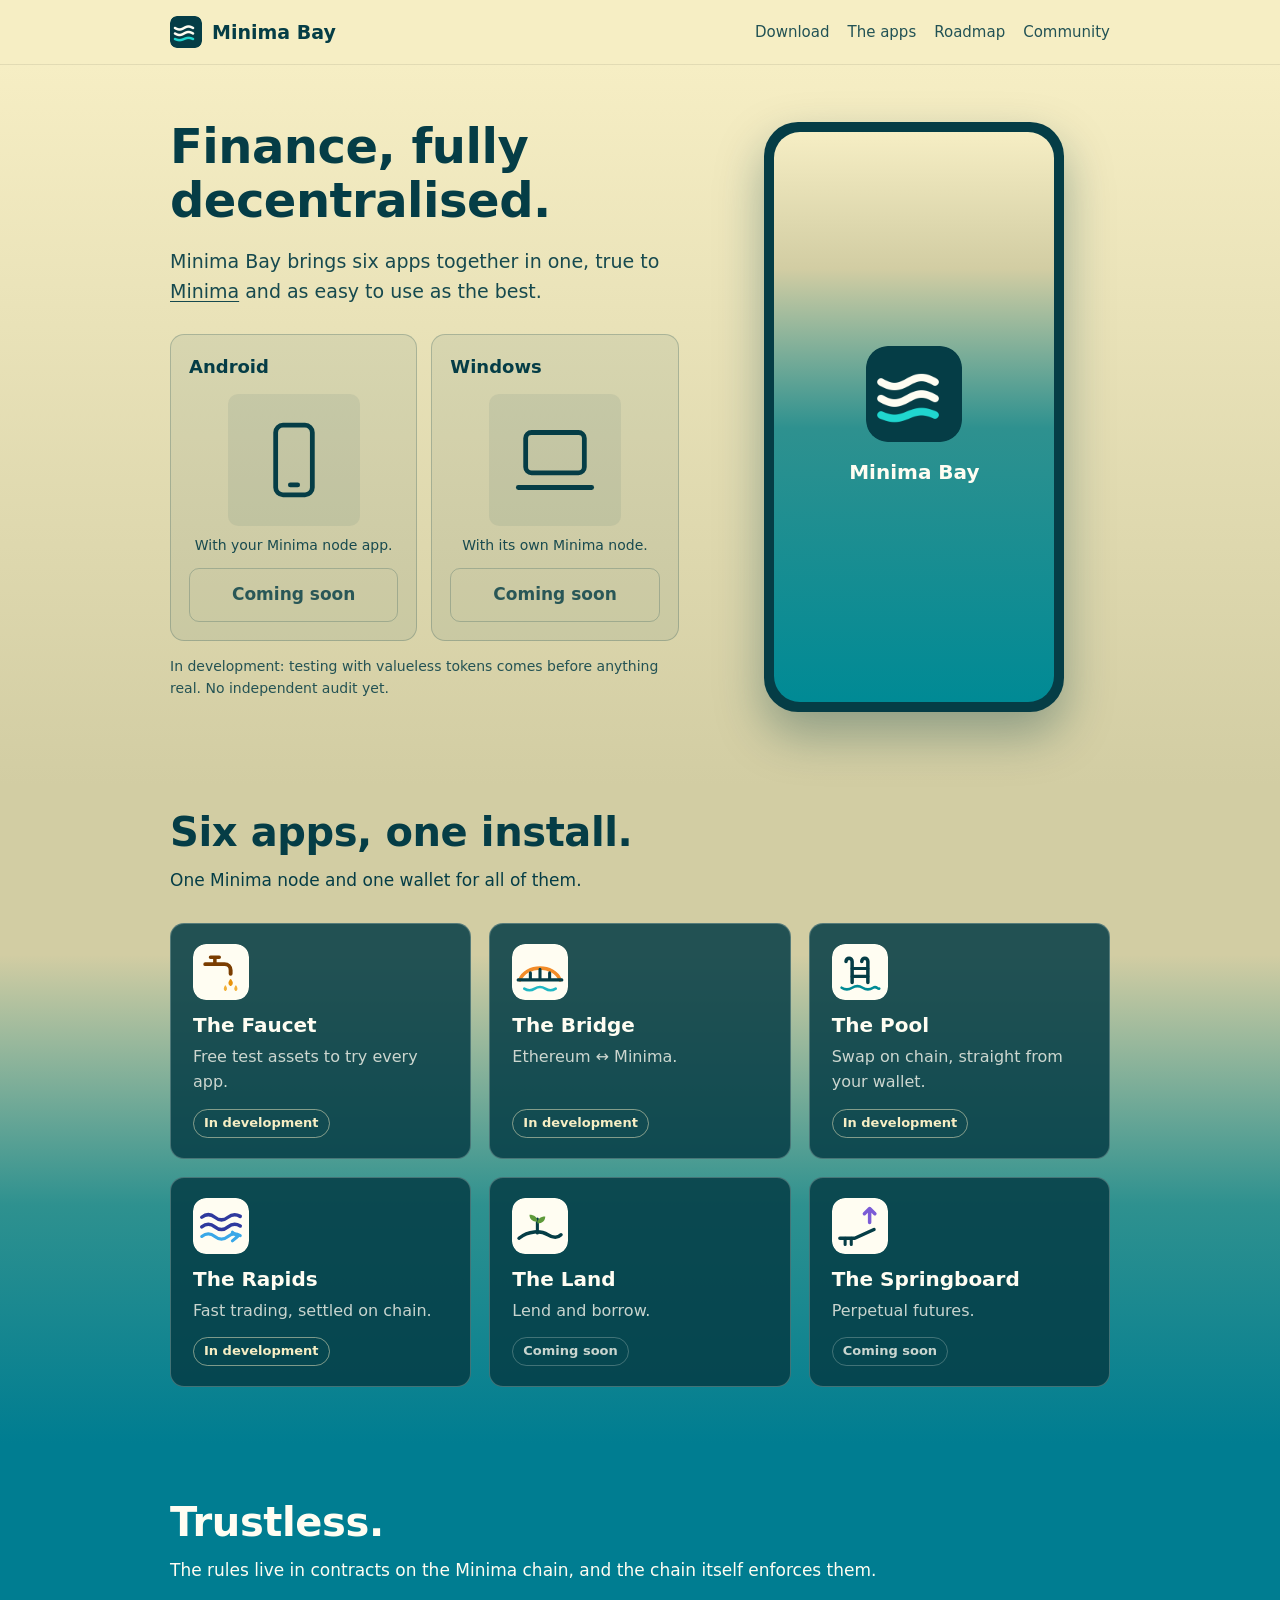
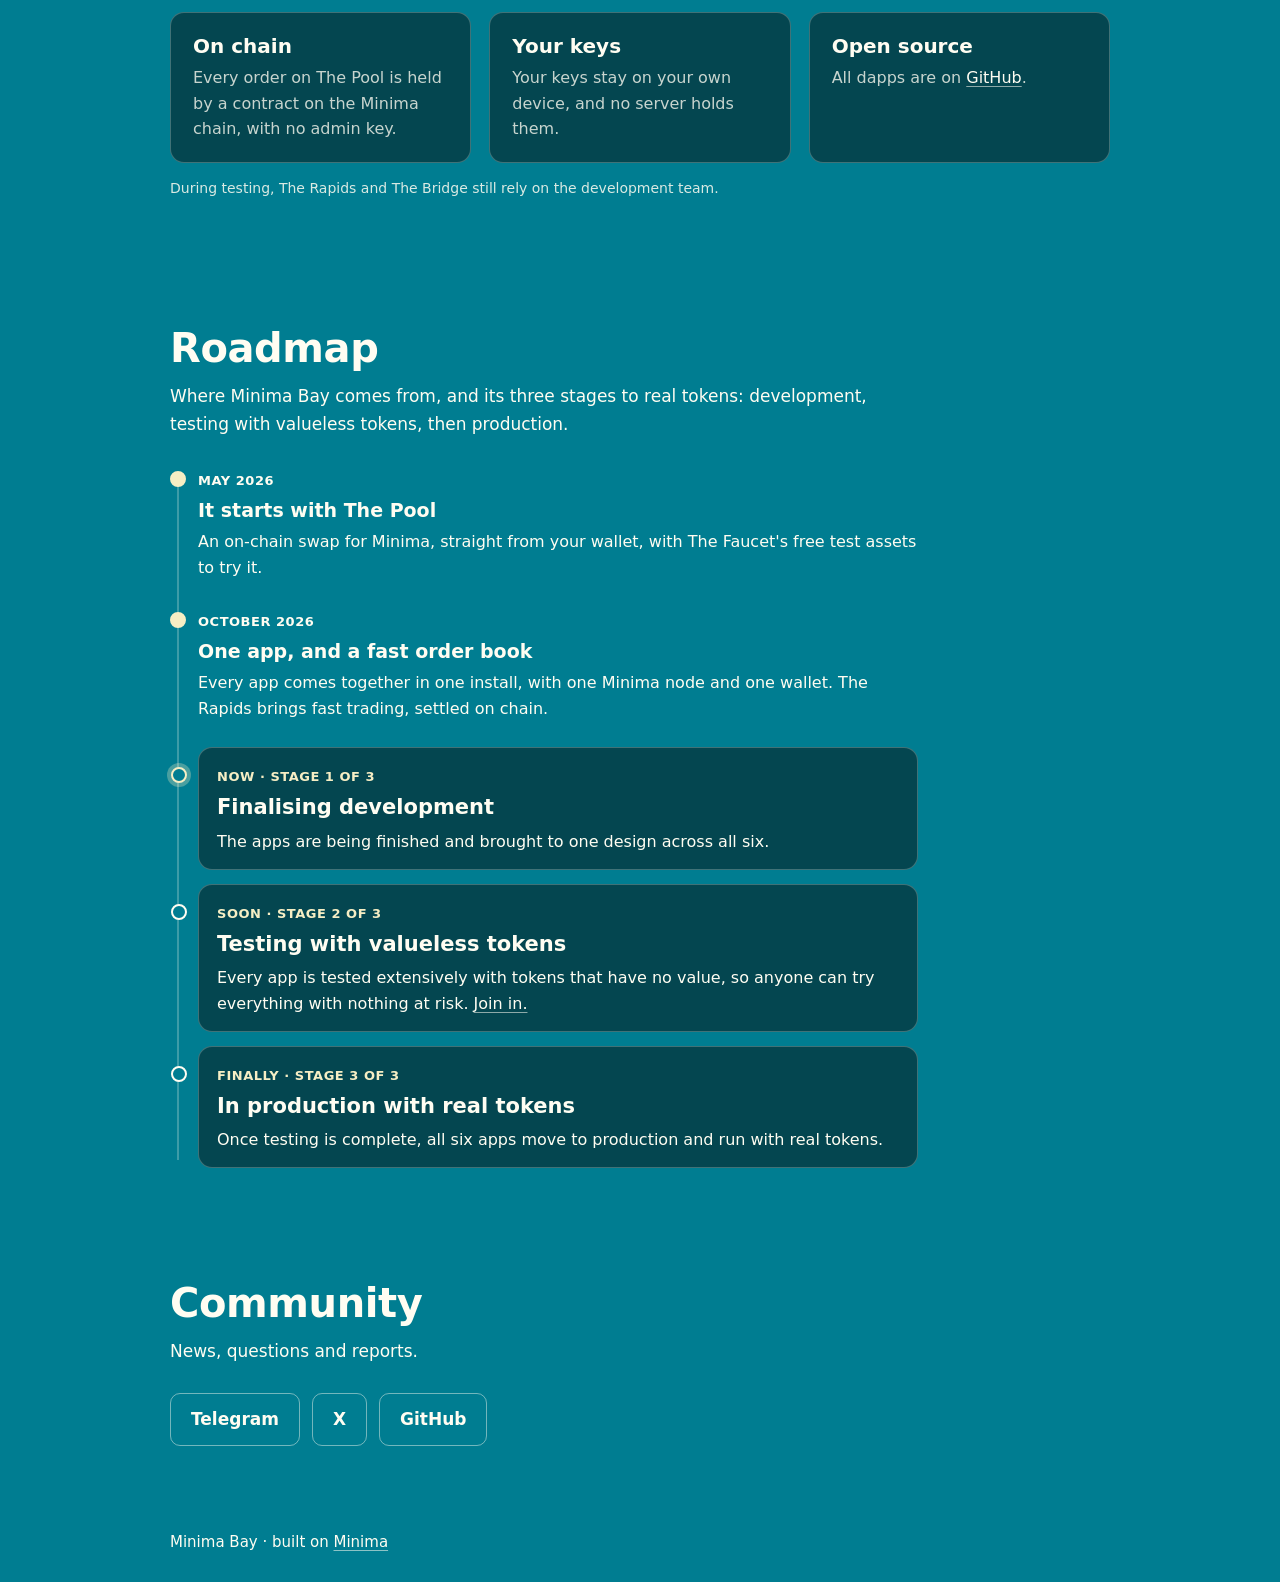
<file: index.html>
<!doctype html>
<html lang="en">
<head>
<meta charset="utf-8">
<meta name="viewport" content="width=device-width, initial-scale=1">
<title>Minima Bay: DeFi on Minima</title>
<meta name="description" content="Minima Bay: The Faucet, The Bridge, The Pool, The Rapids, The Land and The Springboard, in one app. For Android.">
<meta name="theme-color" content="#f6eec4">
<link rel="icon" href="favicon.svg" type="image/svg+xml">
<link rel="apple-touch-icon" href="minima-bay-icon-512.png">
<link rel="stylesheet" href="assets/site.css">
<meta property="og:site_name" content="Minima Bay">
<meta property="og:type" content="website">
<meta property="og:title" content="Minima Bay: DeFi on Minima">
<meta property="og:description" content="Six Minima DeFi apps in one, with your assets in your own hands.">
<meta property="og:url" content="https://minimabay.org/">
<meta property="og:image" content="https://minimabay.org/assets/the-bay-banner-1500x500.png">
<meta name="twitter:card" content="summary_large_image">
<meta name="twitter:site" content="@MinimaBay">
</head>
<body>

<header class="bar">
  <div class="wrap">
    <a class="brand" href="./"><img src="minima-bay-icon-512.png" alt="">Minima Bay</a>
    <nav aria-label="On this page">
      <a href="#download">Download</a>
      <a href="#apps">The apps</a>
      <a href="#roadmap">Roadmap</a>
      <a href="#community">Community</a>
    </nav>
  </div>
</header>

<div class="hero">
  <div class="wrap">
    <div>
      <h1>Finance, fully decentralised.</h1>
      <p class="lead">Minima Bay brings six apps together in one, true to <a class="onground" href="https://minima.global">Minima</a> and as easy to use as the best.</p>
      <div class="choices" id="download">
        <div class="choice waiting" id="android-card">
          <h3>Android</h3>
          <div class="pc until-release">
            <svg viewBox="0 0 24 24" aria-hidden="true"><rect x="7" y="2.5" width="10" height="19" rx="2"/><path d="M11 18.8h2"/></svg>
            <p>With your Minima node app.</p>
          </div>
          <div class="scan">
            <img src="assets/android-qr.png" alt="A code to scan with an Android phone: it downloads Minima Bay">
            <p>Scan with your phone's camera.</p>
          </div>
          <p class="or">or</p>
          <a class="button soon" id="get-android" aria-disabled="true">Coming soon</a>
        </div>
        <div class="choice">
          <h3>Windows</h3>
          <div class="pc">
            <svg viewBox="0 0 24 24" aria-hidden="true"><rect x="4" y="4.5" width="16" height="11" rx="1.6"/><path d="M2 19.5h20"/></svg>
            <p>With its own Minima node.</p>
          </div>
          <span class="button soon" aria-disabled="true">Coming soon</span>
        </div>
      </div>
      <p class="small" id="which" hidden><a class="onground" href="https://github.com/minima-bay/the-bay/releases"></a></p>
      <p class="small">In development: testing with valueless tokens comes before anything real. No independent audit yet.</p>
    </div>
    <figure class="phone">
      <div class="screen" role="img" aria-label="Minima Bay">
        <img src="minima-bay-icon-512.png" alt="">
        <span>Minima Bay</span>
      </div>
    </figure>
  </div>
</div>

<main>

<section id="apps">
  <div class="wrap">
    <h2>Six apps, one install.</h2>
    <p class="sub">One Minima node and one wallet for all of them.</p>
    <div class="grid">
      <div class="card app"><img src="assets/apps/faucet.svg" alt=""><h3>The Faucet</h3><p>Free test assets to try every app.</p><span class="status live">In development</span></div>
      <div class="card app"><img src="assets/apps/bridge.svg" alt=""><h3>The Bridge</h3><p>Ethereum &harr; Minima.</p><span class="status live">In development</span></div>
      <div class="card app"><img src="assets/apps/pool.svg" alt=""><h3>The Pool</h3><p>Swap on chain, straight from your wallet.</p><span class="status live">In development</span></div>
      <div class="card app"><img src="assets/apps/rapids.svg" alt=""><h3>The Rapids</h3><p>Fast trading, settled on chain.</p><span class="status live">In development</span></div>
      <div class="card app"><img src="assets/apps/land.svg" alt=""><h3>The Land</h3><p>Lend and borrow.</p><span class="status">Coming soon</span></div>
      <div class="card app"><img src="assets/apps/springboard.svg" alt=""><h3>The Springboard</h3><p>Perpetual futures.</p><span class="status">Coming soon</span></div>
    </div>
  </div>
</section>

<section id="trustless">
  <div class="wrap">
    <h2>Trustless.</h2>
    <p class="sub">The rules live in contracts on the Minima chain, and the chain itself enforces them.</p>
    <div class="grid claims">
      <div class="card"><h3>On chain</h3><p>Every order on The Pool is held by a contract on the Minima chain, with no admin key.</p></div>
      <div class="card"><h3>Your keys</h3><p>Your keys stay on your own device, and no server holds them.</p></div>
      <div class="card"><h3>Open source</h3><p>All dapps are on <a href="https://github.com/minima-bay">GitHub</a>.</p></div>
    </div>
    <p class="small">During testing, The Rapids and The Bridge still rely on the development team.</p>
  </div>
</section>

<section id="roadmap">
  <div class="wrap">
    <h2>Roadmap</h2>
    <p class="sub">Where Minima Bay comes from, and its three stages to real tokens: development, testing with valueless tokens, then production.</p>
    <ol class="road">
      <li class="done">
        <span class="when">May 2026</span>
        <h3>It starts with The Pool</h3>
        <p>An on-chain swap for Minima, straight from your wallet, with The Faucet's free test assets to try it.</p>
      </li>
      <li class="done">
        <span class="when">October 2026</span>
        <h3>One app, and a fast order book</h3>
        <p>Every app comes together in one install, with one Minima node and one wallet. The Rapids brings fast trading, settled on chain.</p>
      </li>
      <li class="now stage">
        <span class="when">Now &middot; Stage 1 of 3</span>
        <h3>Finalising development</h3>
        <p>The apps are being finished and brought to one design across all six.</p>
      </li>
      <li class="stage">
        <span class="when">Soon &middot; Stage 2 of 3</span>
        <h3>Testing with valueless tokens</h3>
        <p>Every app is tested extensively with tokens that have no value, so anyone can try everything with nothing at risk. <a href="#community">Join in.</a></p>
      </li>
      <li class="stage">
        <span class="when">Finally &middot; Stage 3 of 3</span>
        <h3>In production with real tokens</h3>
        <p>Once testing is complete, all six apps move to production and run with real tokens.</p>
      </li>
    </ol>
  </div>
</section>

<section id="community">
  <div class="wrap">
    <h2>Community</h2>
    <p class="sub">News, questions and reports.</p>
    <div class="links">
      <a class="button" href="https://t.me/MinimaBay" rel="noreferrer">Telegram</a>
      <a class="button" href="https://x.com/MinimaBay" rel="noreferrer">X</a>
      <a class="button" href="https://github.com/minima-bay" rel="noreferrer">GitHub</a>
    </div>
  </div>
</section>

</main>

<footer>
  <div class="wrap">
    <span>Minima Bay &middot; built on <a href="https://minima.global">Minima</a></span>
  </div>
</footer>

<script>
  // Android says "Coming soon" until a release on GitHub has an Android file. From then on the code shows, the button
  // goes straight to the newest file, and the line under the cards says which version.
  fetch("https://api.github.com/repos/minima-bay/the-bay/releases?per_page=10")
    .then(function (r) { return r.json(); })
    .then(function (releases) {
      for (var i = 0; i < releases.length; i++) {
        if (releases[i].draft || releases[i].prerelease) continue;
        var file = (releases[i].assets || []).filter(function (a) { return /^(MinimaBay|TheBay)[-_]v?[0-9.]+\.apk$/.test(a.name); })[0];
        if (!file) continue;
        var button = document.getElementById("get-android");
        button.href = file.browser_download_url;
        button.textContent = "Download for Android";
        button.classList.remove("soon");
        button.removeAttribute("aria-disabled");
        document.getElementById("android-card").classList.remove("waiting");
        var line = document.getElementById("which"), link = line.querySelector("a");
        line.textContent = "Version " + releases[i].tag_name.replace(/^v/, "") + " · ";
        link.textContent = "all releases on GitHub";
        line.appendChild(link);
        line.hidden = false;
        return;
      }
    })
    .catch(function () {});
</script>
<script src="assets/header.js"></script>
</body>
</html>
</file>
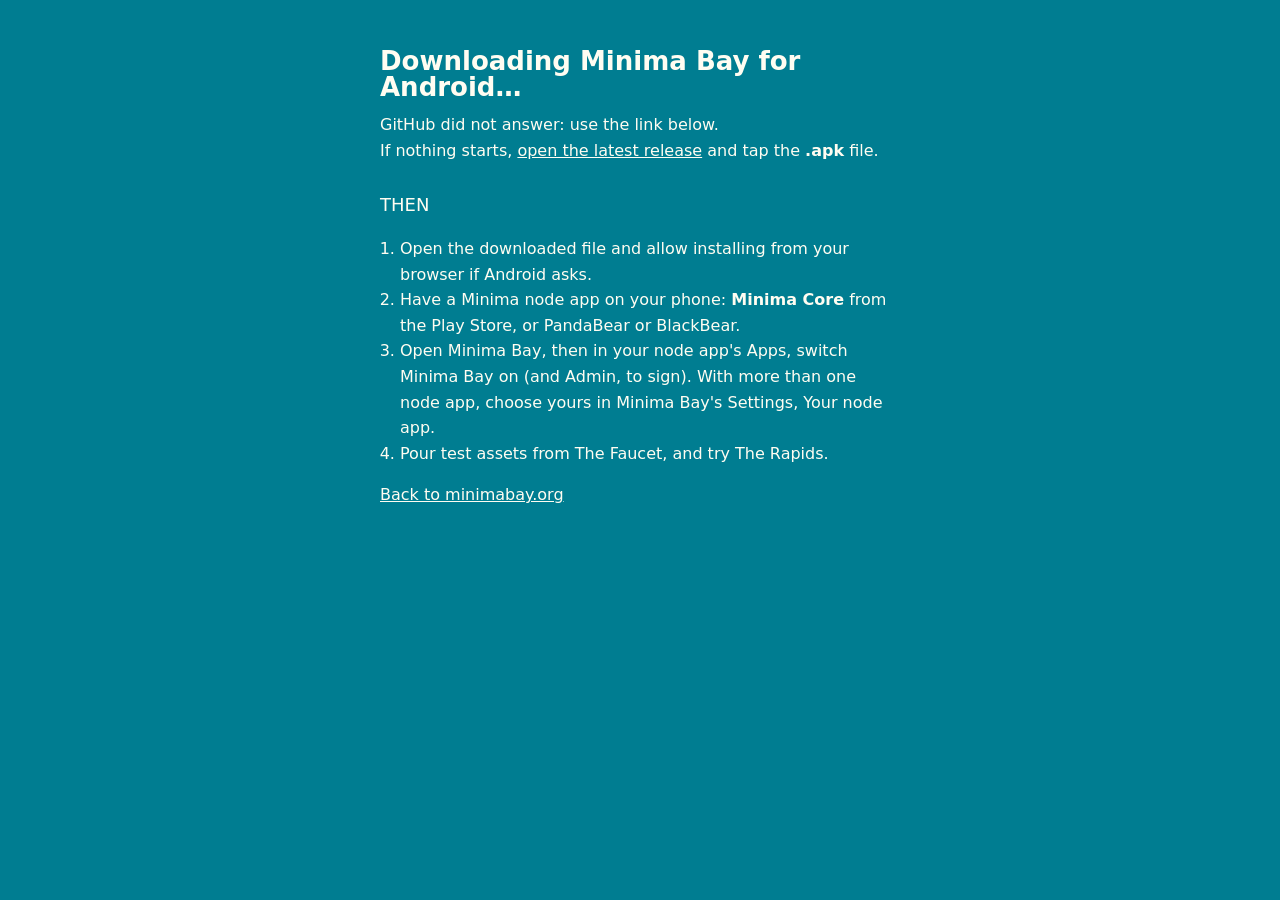
<file: android/index.html>
<!doctype html>
<html lang="en">
  <head>
    <meta charset="utf-8">
    <meta name="viewport" content="width=device-width, initial-scale=1">
    <title>Download Minima Bay for Android</title>
    <meta name="description" content="Download Minima Bay for Android: every Minima DeFi app in one app, on your own node.">
    <meta property="og:site_name" content="Minima Bay">
    <meta property="og:type" content="website">
    <meta property="og:title" content="Download Minima Bay for Android">
    <meta property="og:description" content="Download Minima Bay for Android: every Minima DeFi app in one app, on your own node.">
    <meta property="og:url" content="https://minimabay.org/android/">
    <meta property="og:image" content="https://minimabay.org/minima-bay-icon-512.png">
    <meta name="twitter:card" content="summary">
    <meta name="twitter:site" content="@MinimaBay">
    <meta name="twitter:creator" content="@MinimaBay">
    <link rel="icon" href="../favicon.svg" type="image/svg+xml">
    <link rel="stylesheet" href="../styles.css">
    <style>
      .dl { max-width: 560px; margin: 0 auto; padding: 48px 20px; color: var(--text); font-size: 16px; line-height: 1.6; }
      .dl h1 { font-size: 26px; margin: 0 0 12px; }
      .dl a { color: var(--text); }
      .dl ol { padding-left: 20px; }
    </style>
  </head>
  <body style="background:#007d91">
    <main class="dl">
      <h1>Downloading Minima Bay for Android&hellip;</h1>
      <p id="say">Finding the newest release.</p>
      <p>If nothing starts, <a id="fallback" href="https://github.com/minima-bay/the-bay/releases/latest">open the latest release</a> and tap the <b>.apk</b> file.</p>
      <h2 style="font-size:18px;margin-top:28px">Then</h2>
      <ol>
        <li>Open the downloaded file and allow installing from your browser if Android asks.</li>
        <li>Have a Minima node app on your phone: <b>Minima Core</b> from the Play Store, or PandaBear or BlackBear.</li>
        <li>Open Minima Bay, then in your node app's Apps, switch Minima Bay on (and Admin, to sign). With more than one node
          app, choose yours in Minima Bay's Settings, Your node app.</li>
        <li>Pour test assets from The Faucet, and try The Rapids.</li>
      </ol>
      <p><a href="../">Back to minimabay.org</a></p>
    </main>
    <script>
      /* The newest release's Android file, by its versioned name (MinimaBay-0.0.12.0xx.apk; TheBay-... before the name changed), from GitHub Releases; the
         download starts at once (as Mininotes' page does). */
      fetch("https://api.github.com/repos/minima-bay/the-bay/releases?per_page=10").then(function (r) { return r.json(); }).then(function (rs) {
        for (var i = 0; i < rs.length; i++) {
          if (rs[i].draft) continue;
          var f = (rs[i].assets || []).filter(function (a) { return /^(MinimaBay|TheBay)-[0-9.]+\.apk$/.test(a.name); })[0];
          if (f) {
            document.getElementById("say").textContent = "Minima Bay " + rs[i].tag_name.replace(/^v/, "") + ": the download starts now.";
            document.getElementById("fallback").href = f.browser_download_url;
            location.replace(f.browser_download_url);
            return;
          }
        }
        document.getElementById("say").textContent = "No Android release is published yet.";
      }, function () { document.getElementById("say").textContent = "GitHub did not answer: use the link below."; });
    </script>
  </body>
</html>
</file>
<file: assets/site.css>
/* Minima Bay, the site. No fonts or scripts from elsewhere: the system's own type. */
:root {
  /* The app's shore, top to foot: sand, sea, ocean. */
  --sand: #f6eec4;
  --sand-lo: #d2cda3;
  --sea: #2e918f;
  --ground: #007d91;
  --bay-ink: #053d46;
  --on-ground: #fffdf2;
  --card: rgba(5,61,70,.86);
  --ink: #fffdf2;
  --quiet: rgba(255,253,242,.78);
  --line: rgba(255,253,242,.24);
  --radius: 14px;
  color-scheme: light;
}
/* On the sand: dark words and a light veil for the cards. */
.bar, .hero { --on-ground: #053d46; --quiet: rgba(5,61,70,.82); --line: rgba(5,61,70,.22); --card: rgba(5,61,70,.07); }

* { box-sizing: border-box; }
html { -webkit-text-size-adjust: 100%; }
body {
  margin: 0;
  background: var(--ground);
  color: var(--ink);
  font: 17px/1.6 system-ui, -apple-system, "Segoe UI", Roboto, "Helvetica Neue", Arial, sans-serif;
}
a { color: var(--on-ground); text-underline-offset: 3px; text-decoration-color: rgba(255,253,242,.55); }
a:hover { text-decoration-thickness: 2px; }
img { max-width: 100%; }
.wrap { max-width: 980px; margin: 0 auto; padding: 0 20px; }

/* The bar: out of the way while reading down, back at the first move up (assets/header.js). */
.bar { background: var(--sand); color: var(--on-ground); }
header.bar { position: sticky; top: 0; z-index: 20; transition: transform .25s ease; box-shadow: 0 1px 0 rgba(0,0,0,.08); }
header.bar.away { transform: translateY(-100%); }
@media (prefers-reduced-motion: reduce) { header.bar { transition: none; } }
[id] { scroll-margin-top: 76px; }
.bar .wrap { display: flex; align-items: center; justify-content: space-between; gap: 16px; min-height: 64px; flex-wrap: wrap; }
.brand { display: flex; align-items: center; gap: 10px; color: var(--on-ground); text-decoration: none; font-weight: 700; font-size: 19px; }
.brand img { width: 32px; height: 32px; border-radius: 7px; }
.bar nav { display: flex; gap: 18px; flex-wrap: wrap; }
.bar nav a { color: var(--on-ground); text-decoration: none; opacity: .88; font-size: 15px; }
.bar nav a:hover { opacity: 1; text-decoration: underline; }

/* The first thing seen */
.hero { padding: 56px 0 72px; background: linear-gradient(180deg, var(--sand), var(--sand-lo)); color: var(--on-ground); }
.hero .wrap { display: grid; grid-template-columns: 1.3fr 1fr; gap: 40px; align-items: center; }
.hero h1 { font-size: clamp(32px, 5vw, 48px); line-height: 1.12; margin: 0 0 18px; letter-spacing: -0.5px; }
.hero p.lead { font-size: 19px; margin: 0 0 28px; opacity: .92; max-width: 34em; }
.button {
  display: inline-block; padding: 12px 20px; border-radius: 10px; font-weight: 600; text-decoration: none;
  background: var(--sand); color: var(--ground); border: 1px solid transparent;
}
.button:hover { background: #fff; text-decoration: none; }
.hero .button { background: var(--bay-ink); color: #fffdf2; }
.hero .button:hover { background: #0f5b4a; }
.hero .button.soon, .hero .button.soon:hover { background: transparent; color: var(--quiet); border-color: var(--line); }
.small { font-size: 14px; opacity: .85; margin-top: 14px; }
a.onground { color: var(--on-ground); text-decoration: underline; text-decoration-color: currentColor; }

/* The phone. The animation replaces .screen, at the same size, once the design is settled:
   <video ... style="display:block;width:100%;aspect-ratio:540/1100;border-radius:26px">. */
.phone { margin: 0 auto; width: min(300px, 78vw); padding: 10px; background: var(--bay-ink); border-radius: 34px;
  box-shadow: 0 22px 48px rgba(5,61,70,.35); }
.screen { display: flex; flex-direction: column; align-items: center; justify-content: center; gap: 14px; width: 100%;
  aspect-ratio: 540 / 1100; border-radius: 26px; background: linear-gradient(180deg, #f6eec4 0%, #d2cda3 24%, #2e918f 52%, #008a95 100%); color: #fffdf2; }
.screen img { width: 96px; height: 96px; border-radius: 22px; }
.screen span { font-weight: 700; font-size: 20px; }

/* Sections */
section { padding: 56px 0; }
h2 { font-size: clamp(28px, 4vw, 40px); line-height: 1.15; margin: 0 0 12px; letter-spacing: -0.4px; }
.sub { color: var(--on-ground); margin: 0 0 28px; max-width: 42em; }
/* The shore's middle: its title still on the sand, its cards going down into the sea. */
#apps { padding-top: 24px; background: linear-gradient(180deg, var(--sand-lo) 0, var(--sand-lo) 170px, var(--sea) 420px, var(--ground) 100%); }
#apps h2, #apps .sub { color: var(--bay-ink); }
.grid { display: grid; grid-template-columns: repeat(3, 1fr); gap: 18px; }
.card { background: var(--card); border: 1px solid var(--line); border-radius: var(--radius); padding: 20px 22px; }
.card h3 { margin: 0 0 6px; font-size: 20px; line-height: 1.3; }
.card p { margin: 0; color: var(--quiet); font-size: 16px; }

/* The six apps: the app's own icon, its name, one line, where it stands. */
.app { display: flex; flex-direction: column; align-items: flex-start; }
.app img { width: 56px; height: 56px; border-radius: 13px; margin-bottom: 12px; }
.app p { flex: 1; }
.status { margin-top: 14px; font-size: 13px; font-weight: 600; padding: 3px 10px; border-radius: 999px; border: 1px solid var(--line); color: var(--quiet); }
.status.live { color: var(--sand); border-color: rgba(246,238,196,.5); }

.links { display: flex; gap: 12px; flex-wrap: wrap; }
.links .button { background: transparent; color: var(--on-ground); border-color: rgba(255,253,242,.45); }
.links .button:hover { background: rgba(255,253,242,.08); border-color: var(--on-ground); }

footer { padding: 28px 0; font-size: 15px; }
footer .wrap { display: flex; justify-content: space-between; gap: 16px; flex-wrap: wrap; }

/* Two download cards of one size. Android's square is its code, Windows's a drawn laptop. */
.choices { display: grid; grid-template-columns: 1fr 1fr; gap: 14px; max-width: 520px; }
.choice { display: flex; flex-direction: column; gap: 12px; background: var(--card); border: 1px solid var(--line);
  border-radius: var(--radius); padding: 18px; }
.choice h3 { margin: 0; font-size: 18px; }
.choice .button { margin-top: auto; text-align: center; }
.or { margin: -4px 0; font-size: 14px; opacity: .75; text-align: center; display: none; }

/* The code and the laptop are shown only where there is a mouse; on a phone the button is the way. */
.scan, .pc { display: none; flex-direction: column; align-items: center; gap: 8px; }
.scan img { width: 132px; height: 132px; background: #fff; padding: 8px; border-radius: 10px; }
.scan p, .pc p { margin: 0; font-size: 14px; opacity: .9; text-align: center; }
.pc svg { width: 132px; height: 132px; padding: 22px; border-radius: 10px; background: var(--card);
  fill: none; stroke: var(--on-ground); stroke-width: 1.3; stroke-linecap: round; stroke-linejoin: round; }
@media (hover: hover) and (pointer: fine) { .scan, .pc { display: flex; } .or { display: block; } }

/* Until a release exists, Android's card matches Windows's: a drawn phone in place of the code. */
.waiting .scan, .waiting .or, .choice:not(.waiting) .until-release { display: none; }

/* The roadmap, as on mininotes.org: a line down the left, a dot for each step. Done is filled, now is ringed, ahead is hollow. */
.road { list-style: none; margin: 0; padding: 0 0 0 28px; position: relative; max-width: 44em; }
.road::before { content: ""; position: absolute; left: 7px; top: 8px; bottom: 8px; width: 2px; background: var(--line); }
.road li { position: relative; padding: 0 0 26px; }
.road li:last-child { padding-bottom: 0; }
.road li::before { content: ""; position: absolute; left: -28px; top: 5px; width: 12px; height: 12px; border-radius: 50%;
  background: var(--ground); border: 2px solid var(--on-ground); }
.road li.done::before { background: var(--sand); border-color: var(--sand); }
.road li.now::before { background: var(--ground); border-color: var(--sand); box-shadow: 0 0 0 4px rgba(246,238,196,.3); }
.road .when { font-size: 13px; font-weight: 700; letter-spacing: .04em; text-transform: uppercase; }
.road h3 { margin: 2px 0 4px; font-size: 19px; }
.road p { margin: 0; font-size: 16px; }
/* The three stages to real tokens, each on its own card, set apart from the history above them. */
.road li.stage { background: var(--card); border: 1px solid var(--line); border-radius: var(--radius); padding: 14px 18px; margin-bottom: 14px; }
.road li.stage:last-child { margin-bottom: 0; }
.road li.stage::before { top: 19px; }
.road li.stage .when { color: var(--sand); }
.road li.stage h3 { font-size: 21px; }

/* A table of pages. */
.oldpages { width: 100%; border-collapse: collapse; font-size: 15px; }
.oldpages th, .oldpages td { text-align: left; vertical-align: top; padding: 10px 12px 10px 0; border-bottom: 1px solid var(--line); }
.oldpages th { font-weight: 600; }
.scroll { overflow-x: auto; }

@media (max-width: 760px) {
  .hero { padding: 36px 0 48px; }
  .hero .wrap { grid-template-columns: 1fr; row-gap: 0; }
  /* On a phone, the app first and the downloads under it, as on mininotes.org. */
  .hero .wrap > div { display: contents; }
  .hero figure.phone { order: 1; margin: 4px auto 32px; }
  .hero .choices, .hero p.small { order: 2; }
  .grid { grid-template-columns: repeat(2, 1fr); gap: 12px; }
  .grid.claims { grid-template-columns: 1fr; }
  .card { padding: 16px; }
  .bar nav { gap: 14px; }
}
@media (max-width: 420px) { .choices { grid-template-columns: 1fr; } }
</file>
<file: styles.css>
:root {
  color-scheme: light;
  --bg: #d7d5b9;
  --surface: rgba(8, 93, 101, 0.5);
  --surface-deep: rgba(5, 61, 70, 0.72);
  /* Raised from 0.38. The cards are what text sits on, and at 0.38 the gradient behind them showed
     through strongly enough that each letter had a different backdrop. Glass still looks like glass
     at this weight, and the type now has something steady underneath it. */
  --surface-mid: rgba(0, 88, 97, 0.58);
  --surface-soft: rgba(255, 253, 242, 0.12);
  --surface-faint: rgba(255, 253, 242, 0.07);
  --text: #fffdf2;
  /* Raised from 0.76. Every secondary line on the page uses this, and at 0.76 over the gradient the
     subtitles under each card sat close to the background rather than on it, which reads as soft
     focus rather than as hierarchy. Contrast is what makes small text look sharp. */
  --muted: rgba(255, 253, 242, 0.92);
  --line: rgba(255, 253, 242, 0.22);
  --accent: #fffdf2;
  --cyan: #20d6cf;
  --ink: #053d46;
  --danger: #ffe08a;
  --caution: #ffbd59;
  --bridge: #f28c28;
  --section-gap: 22px;
}

* { box-sizing: border-box; }

html, body {
  width: 100%;
  max-width: 100%;
  overflow-x: hidden;
}

body {
  min-height: 100vh;
  margin: 0;
  background: var(--bg);
  color: var(--text);
  /* THE SAME TYPE AS THE APP, RENDERED THE SAME WAY.
   *
   * This was Arial, Helvetica, which is not what The Pool uses and is the blurrier of the two at
   * small sizes on a gradient. Matched to the app's --sans, and given the two hints that decide
   * whether type looks crisp or soft on a coloured backdrop: subpixel smoothing off, so glyph edges
   * are not tinted by whatever happens to be behind them, and legibility-first rendering. */
  font-family: Inter, system-ui, -apple-system, "Segoe UI", Roboto, sans-serif;
  -webkit-font-smoothing: antialiased;
  -moz-osx-font-smoothing: grayscale;
  text-rendering: optimizeLegibility;
  overflow-x: hidden;
}

h1, h2, h3, p { margin: 0; }

/* ── Scene ── */

.scene {
  position: fixed;
  inset: 0;
  z-index: -2;
  overflow: hidden;
  background: linear-gradient(180deg, rgba(246,238,196,0.95) 0%, rgba(210,205,163,0.95) 22%, rgba(46,145,143,0.95) 42%, #008a95 100%);
}

.horizon {
  position: absolute;
  inset: 0 0 auto;
  height: 42vh;
  /* HEADLANDS IN THE POOL'S OWN PALETTE, NOT FOREST GREEN.
   *
   * These were rgba(19,82,55) and rgba(47,105,71) at 0.9 and 0.75: near-black greens that read as
   * heavy mountains and belonged to no other surface in the Bay. The water below them was already
   * exactly The Pool's sea, rgba(27,185,179), rgba(0,125,145) and rgba(0,83,105), which are
   * --sea-hi, --sea-mid and --sea-lo from the app, so the horizon was the only thing out of family.
   *
   * They are now the same seas at low alpha. Distance is carried by lightness rather than by
   * darkness, which is also how distance actually looks: the far headland is paler than the near
   * one, not blacker, and the sand reads as sand instead of as shadow. --sand-hi #f6eec4 and
   * --sand-lo #cbb88b, again straight from the app. */
  background:
    radial-gradient(ellipse at 76% 15%, rgba(0,83,105,0.34) 0 7%, transparent 7.5%),
    radial-gradient(ellipse at 55% 28%, rgba(0,125,145,0.26) 0 17%, transparent 17.4%),
    linear-gradient(180deg, rgba(246,238,196,0.22), rgba(246,238,196,0.92) 72%, rgba(203,184,139,0.95) 73%, rgba(246,238,196,0.96));
}

.horizon::before {
  content: "";
  position: absolute;
  inset: 0;
  /* The ridge lines were rgba(33,47,38), rgba(24,42,32) and rgba(26,39,30): three near-blacks laid
     over sand, which is what made the shore look bruised. Same strokes in --sea-lo at a fraction of
     the weight, so they read as creases in the dunes catching light rather than as crevasses. */
  background:
    linear-gradient(110deg, transparent 0 8%, rgba(0,83,105,0.13) 8.4% 8.8%, transparent 9.2% 100%),
    linear-gradient(128deg, transparent 0 17%, rgba(0,83,105,0.10) 17.2% 17.6%, transparent 18% 100%),
    linear-gradient(155deg, transparent 0 28%, rgba(0,83,105,0.08) 28.1% 28.4%, transparent 28.8% 100%);
  opacity: 0.7;
}

.water {
  position: absolute;
  inset: 38vh 0 0;
  background:
    radial-gradient(ellipse at 30% 15%, rgba(255,255,255,0.35) 0 1%, transparent 10%),
    radial-gradient(ellipse at 72% 52%, rgba(255,255,255,0.24) 0 1.4%, transparent 9%),
    repeating-linear-gradient(168deg, rgba(255,255,255,0.2) 0 1px, transparent 1px 22px),
    repeating-linear-gradient(22deg, rgba(255,255,255,0.13) 0 1px, transparent 1px 28px),
    linear-gradient(180deg, rgba(27,185,179,0.92), rgba(0,125,145,0.96) 54%, rgba(0,83,105,0.98));
}

.water::after {
  content: "";
  position: absolute;
  inset: 0;
  background:
    radial-gradient(ellipse at 52% 22%, rgba(255,248,198,0.3), transparent 34%),
    linear-gradient(180deg, transparent, rgba(0,44,59,0.34));
  mix-blend-mode: screen;
}

/* ── Layout ── */

.app {
  width: min(620px, calc(100% - 28px));
  margin: 0 auto;
  padding: 26px 0 48px;
}

/* ── Header ── */

/* THE TEXT LOOKED BLURRED, AND IT WAS THE SHADOWS UNDER IT.
 *
 * This carried a 30px-radius shadow and the header strip a 20px one. A shadow that soft does not
 * read as depth, it reads as a halo: over a gradient it bleeds a light smear around every glyph and
 * the whole page looks slightly out of focus. The glass panels are NOT the cause, their
 * backdrop-filter blurs what is behind them, which is the point of them.
 *
 * What a shadow is for here is separating text from a background that moves under it, and 1px of
 * offset does that. Kept tight and opaque instead of wide and faint, and the ink darkened, so the
 * letters have edges. */
h1 {
  font-size: 22px;
  font-weight: 800;
  line-height: 1;
  /* LIGHT, NOT DARK. This went to --ink #053d46 for contrast, and contrast it had, but the name sits
     on the blue of the sky rather than on the sand, and a dark heading there reads as weight where
     the page wants air. Cream is also what every card title on this page already uses, so the name
     now belongs to the same family as everything under it. Still no shadow: the separation comes
     from the colour. */
  color: var(--text);
}

h2 {
  font-size: 15px;
  font-weight: 400;
  text-transform: uppercase;
}

.topline {
  display: grid;
  grid-template-columns: 1fr auto 1fr;
  align-items: center;
  gap: 16px;
  margin-bottom: 20px;
  position: relative;
  z-index: 30;
  /* Was a 20px-radius shadow on every glyph, then a 2px one. Any blur radius at all smears a glyph
     edge, and the header sits on the pale sand where it needs none: there is already plenty of
     contrast between #053d46 type and #f6eec4 sand. No shadow. */
}

.brand {
  display: flex;
  align-items: center;
  gap: 10px;
  min-width: 0;
}

.logo {
  display: grid;
  width: 34px;
  height: 34px;
  place-items: center;
  flex: 0 0 auto;
  border: 2px solid rgba(255,253,242,0.92);
  border-radius: 10px;
  background: linear-gradient(135deg, rgba(32,214,207,0.95), rgba(0,107,130,0.95));
  box-shadow: 0 8px 30px rgba(0,76,91,0.28);
}

.logo svg, .logo img { width: 25px; height: 25px; }

.logo path {
  fill: none;
  stroke: var(--accent);
  stroke-width: 5;
  stroke-linecap: round;
}

.logo .wave {
  stroke: var(--cyan);
  stroke-width: 4;
}

.topline p {
  margin-top: 4px;
  /* Followed the name. This was #0f5b4a, a dark green, which was fine under a dark title and reads
     as a mistake under a light one: the two are one lockup and cannot disagree about which half of
     the page they belong to. Muted rather than full cream so the name still leads. */
  color: rgba(255,253,242,0.86);
  font-weight: 700;
}

/* ── The two rules above are RIGHT for the umbrella and WRONG for The Pool ──
 *
 * Founder, 2026-08-04: on /pool/ the name and the line under it were "barely readable". Measured
 * rather than judged, and it is not close:
 *
 *   umbrella /       header sits on sky  #3797c3   cream on it = 3.23:1   passes for large text
 *   pool     /pool/  header sits on sand #f4edc3   cream on it = 1.16:1   effectively invisible
 *
 * One shared stylesheet, two scenes that are opposites at the top of the page. The "LIGHT, NOT DARK"
 * note above was reasoned about the blue sky and is kept, because on the umbrella it is correct.
 * What was wrong was letting a decision about one background apply to both.
 *
 * So the ink is scoped by page rather than reversed. Dark teal on sand measures 10.07:1 for the name
 * and 5.94:1 for the slogan, which keeps the same hierarchy the cream pair had, the name leading and
 * the line under it subordinate. No shadow: this file has removed one twice for smearing glyph edges
 * over a gradient, and at 10:1 there is nothing left for a shadow to do. */
.pool-page h1 { color: var(--ink); }
.pool-page .topline p { color: rgba(5,61,70,0.8); }
.bridge-page h1 { color: var(--ink); }
.bridge-page .topline p { color: rgba(5,61,70,0.8); }
.bridge-page .logo {
  border: 0;
  background: transparent;
}
.bridge-page .logo img { width: 34px; height: 34px; }

.version {
  border-radius: 999px;
  padding: 9px 14px;
  background: rgba(5,61,70,0.58);
  color: var(--danger);
  font-size: 13px;
  font-weight: 800;
  white-space: nowrap;
  /* The chip is filled from the release after the page has drawn, so it is sized here for the
     string it will receive rather than for the dots it starts with. Without this the header
     re-spaces itself a moment after load, which is the fault law 9 exists to prevent. */
  min-width: 104px;
  text-align: center;
  font-variant-numeric: tabular-nums;
  box-shadow: 0 10px 34px rgba(0,48,65,0.28);
  backdrop-filter: blur(12px) saturate(140%);
}

.project-links {
  display: flex;
  justify-self: end;
  gap: 8px;
}

.project-links a {
  display: inline-flex;
  align-items: center;
  justify-content: center;
  width: 40px;
  height: 40px;
  border-radius: 999px;
  background: rgba(5,61,70,0.58);
  color: var(--accent);
  text-decoration: none;
  box-shadow: 0 10px 34px rgba(0,48,65,0.28);
  backdrop-filter: blur(12px) saturate(140%);
  transition: background 160ms ease, color 160ms ease;
}

.project-links svg {
  width: 18px;
  height: 18px;
  fill: currentColor;
}

.project-links a.bridge-link {
  background: rgba(242,140,40,0.9);
}

.project-links svg.icon-tabler,
.project-links svg.icon-tabler path {
  fill: none;
  stroke: currentColor;
  stroke-width: 2;
  stroke-linecap: round;
  stroke-linejoin: round;
}

.project-links a:hover {
  background: rgba(255,253,242,0.94);
  color: var(--ink);
}

.project-links a.bridge-link:hover { color: var(--bridge); }

/* ── Back link ── */

.back-link {
  display: inline-flex;
  align-items: center;
  gap: 6px;
  margin-bottom: 14px;
  color: #0f5b4a;
  font-size: 12px;
  font-weight: 800;
  text-decoration: none;
  text-transform: uppercase;
  letter-spacing: 0.04em;
  transition: color 160ms ease;
}

.back-link:hover { color: var(--ink); }

/* The .token-icon, .token-icon img and .minima-icon rules that were here drew the MINIMA and USDT
   pair badges at the top of the Pool page. That pair belonged to the constant-product AMM, which
   was dropped: the venue is an order book and its market is Winiwa against USDx. The rules went
   with the markup that used them, along with pool/assets/MINIMA.svg and pool/assets/USDT.svg. */

/* ── Shared panel style ── */

.panel {
  border-radius: 6px;
  padding: 20px;
  margin-bottom: var(--section-gap);
  background: var(--surface-mid);
  backdrop-filter: blur(18px) saturate(130%);
}

/* ── Umbrella: protocol grid ── */

.protocol-grid {
  display: grid;
  gap: 12px;
  margin-bottom: var(--section-gap);
}

.protocol-card {
  display: flex;
  align-items: center;
  justify-content: space-between;
  gap: 16px;
  border-radius: 6px;
  padding: 16px 20px;
  background: var(--surface-mid);
  backdrop-filter: blur(18px) saturate(130%);
}

.protocol-card.is-coming {
  /* Raised from 0.6. These two are not built yet and should read as secondary, but 0.6 over a
     gradient took the whole card, name included, close to unreadable, which looks like a rendering
     fault rather than a deliberate state. The "Coming soon" pill already says what they are. */
  opacity: 0.82;
}

.protocol-card-link {
  text-decoration: none;
  color: inherit;
  transition: background 160ms ease;
}

.protocol-card-link:hover {
  background: var(--surface);
}

.protocol-info {
  display: flex;
  align-items: center;
  gap: 14px;
  min-width: 0;
}

.protocol-icon {
  display: grid;
  width: 42px;
  height: 42px;
  place-items: center;
  flex: 0 0 auto;
  border: 2px solid rgba(255,253,242,0.72);
  border-radius: 10px;
  background: linear-gradient(135deg, rgba(32,214,207,0.95), rgba(0,107,130,0.95));
}

.protocol-icon.land-icon {
  background: linear-gradient(135deg, rgba(80,180,100,0.95), rgba(20,100,60,0.95));
}

.protocol-icon.spring-icon {
  background: linear-gradient(135deg, rgba(180,120,255,0.95), rgba(80,40,160,0.95));
}

.protocol-icon.bridge-icon {
  border: 0;
  background: transparent;
}

.protocol-icon svg {
  width: 26px;
  height: 26px;
}

.protocol-icon img {
  width: 42px;
  height: 42px;
  display: block;
}

.protocol-icon path {
  fill: none;
  stroke: var(--accent);
  stroke-width: 5;
  stroke-linecap: round;
  stroke-linejoin: round;
}

.protocol-icon .wave {
  stroke: var(--cyan);
  stroke-width: 4;
}

.protocol-text h3 {
  font-size: 17px;
  font-weight: 800;
  color: var(--text);
  line-height: 1;
}

.protocol-text p {
  margin-top: 4px;
  color: var(--muted);
  font-size: 13px;
  font-weight: 700;
}

.protocol-actions {
  display: flex;
  align-items: center;
  gap: 8px;
  flex: 0 0 auto;
}

.btn-visit {
  display: inline-flex;
  align-items: center;
  gap: 6px;
  min-height: 40px;
  border: 0;
  border-radius: 4px;
  padding: 0 16px;
  background: rgba(32,214,207,0.72);
  color: var(--ink);
  font-family: inherit;
  font-size: 13px;
  font-weight: 800;
  text-decoration: none;
  white-space: nowrap;
  transition: background 160ms ease, transform 160ms ease;
}

.btn-visit:hover {
  background: rgba(32,214,207,0.9);
  transform: translateY(-1px);
}

.btn-gh {
  display: inline-flex;
  align-items: center;
  justify-content: center;
  width: 40px;
  height: 40px;
  border-radius: 999px;
  background: rgba(5,61,70,0.58);
  color: var(--accent);
  text-decoration: none;
  backdrop-filter: blur(12px) saturate(140%);
  transition: background 160ms ease, color 160ms ease;
}

.btn-gh svg {
  width: 17px;
  height: 17px;
  fill: currentColor;
}

.btn-gh:hover {
  background: rgba(255,253,242,0.94);
  color: var(--ink);
}

.coming-badge {
  border-radius: 999px;
  padding: 7px 14px;
  background: var(--surface-soft);
  color: var(--muted);
  font-size: 12px;
  font-weight: 900;
  white-space: nowrap;
}

/* ── Pool page ──
 *
 * What was here described the constant-product AMM: a MINIMA / USDT pair badge, a swap / add /
 * remove explainer, an LP panel about fee accrual and impermanent loss, a trust list and a
 * five-step AMM roadmap. The AMM was dropped, so the rules went with the markup rather than being
 * left behind as dead selectors on a public stylesheet.
 *
 * The page is now two actions and the facts a reader needs before taking either: get the release,
 * or read the source. Everything the release panel prints about a version, a date or a file size
 * is read from the release at load and starts as dots, so no number on this page can go stale. */

/* The two standing facts about this venue, said before anything else. Same pair the app itself
   wears in its top bar. */
.chiprow {
  display: flex;
  flex-wrap: wrap;
  gap: 8px;
  margin-bottom: 14px;
}

.chip {
  border-radius: 999px;
  padding: 5px 11px;
  border: 1px solid var(--line);
  background: var(--surface-faint);
  color: var(--muted);
  font-size: 11px;
  font-weight: 800;
  white-space: nowrap;
}

.chip-warn {
  color: var(--danger);
  border-color: rgba(255,224,138,0.45);
}

/* The base h2 on this site is a small uppercase section label, which is right for the labels below
   and wrong for the one heading that carries the sentence. All three of its properties are set
   here rather than relying on the cascade. */
.hero-title {
  margin-bottom: 12px;
  color: var(--text);
  font-size: 20px;
  font-weight: 800;
  line-height: 1.25;
  text-transform: none;
}

.hero-lede {
  color: var(--text);
  font-size: 14px;
  font-weight: 700;
  line-height: 1.55;
}

.panel-sub {
  margin-top: 12px;
  color: var(--muted);
  font-size: 13px;
  font-weight: 700;
  line-height: 1.55;
}

.panel-sub code,
.notes code {
  font-family: ui-monospace, SFMono-Regular, Menlo, Consolas, monospace;
  font-size: 0.94em;
  color: var(--text);
}

/* ── Pool page: section labels ── */

.section-label {
  margin-bottom: 14px;
  color: var(--muted);
  font-size: 11px;
  font-weight: 900;
  letter-spacing: 0.08em;
  text-transform: uppercase;
}

/* ── Pool page: release line ──
   One line that says which release the buttons lead to. Its text changes three ways (reading,
   read, could not read) and its height may not, or the two download cards would shift under the
   reader's cursor. Two lines are reserved, which is the longest of the three at this width. */

.rel-line {
  min-height: 35px;
  margin-bottom: 14px;
  color: var(--muted);
  font-size: 12px;
  font-weight: 700;
  line-height: 1.45;
}

/* ── Pool page: download cards ── */

.get-grid {
  display: grid;
  grid-template-columns: repeat(2, minmax(0, 1fr));
  gap: 10px;
}

.dl-card {
  display: flex;
  align-items: center;
  gap: 12px;
  min-height: 64px;
  border-radius: 4px;
  padding: 12px 14px;
  background: rgba(32,214,207,0.72);
  color: var(--ink);
  text-decoration: none;
  transition: background 160ms ease, transform 160ms ease;
}

.dl-card:hover {
  background: rgba(32,214,207,0.9);
  transform: translateY(-1px);
}

.dl-icon,
.dl-arrow {
  display: grid;
  place-items: center;
  flex: 0 0 auto;
}

.dl-arrow {
  margin-left: auto;
  opacity: 0.72;
}

.dl-icon svg,
.dl-arrow svg {
  width: 22px;
  height: 22px;
  fill: none;
  stroke: currentColor;
  stroke-width: 2;
  stroke-linecap: round;
  stroke-linejoin: round;
}

.dl-text {
  display: flex;
  flex-direction: column;
  gap: 2px;
  min-width: 0;
}

.dl-main {
  font-size: 14px;
  font-weight: 900;
}

/* Tabular figures, so a size arriving from the release does not re-space the line it lands in. */
.dl-sub {
  font-size: 11px;
  font-weight: 800;
  opacity: 0.78;
  white-space: nowrap;
  font-variant-numeric: tabular-nums;
}

/* ── Pool page: notes ── */

.notes {
  margin: 16px 0 0;
  padding: 0;
  list-style: none;
  display: flex;
  flex-direction: column;
  gap: 8px;
}

.notes li {
  padding: 10px 12px;
  border-radius: 6px;
  background: var(--surface-faint);
  color: var(--muted);
  font-size: 12px;
  font-weight: 700;
  line-height: 1.5;
}

.notes strong { color: var(--text); }

/* ── Pool page: source ──
   Quieter than the download cards on purpose: reading the source is the second thing somebody
   does here, and two teal blocks would have argued with each other. */

.btn-wide {
  display: flex;
  align-items: center;
  justify-content: center;
  gap: 9px;
  min-height: 48px;
  margin-top: 14px;
  border: 1px solid var(--line);
  border-radius: 4px;
  background: var(--surface-soft);
  color: var(--text);
  font-size: 14px;
  font-weight: 800;
  text-decoration: none;
  transition: background 160ms ease, color 160ms ease;
}

.btn-wide svg {
  width: 18px;
  height: 18px;
  fill: currentColor;
  flex: 0 0 auto;
}

.btn-wide:hover {
  background: rgba(255,253,242,0.94);
  color: var(--ink);
}

.link-row {
  display: flex;
  flex-wrap: wrap;
  gap: 8px 18px;
  margin-top: 14px;
}

.link-row a {
  padding-bottom: 2px;
  border-bottom: 1px solid var(--line);
  color: var(--muted);
  font-size: 12px;
  font-weight: 800;
  text-decoration: none;
  transition: color 160ms ease, border-color 160ms ease;
}

.link-row a:hover {
  color: var(--text);
  border-bottom-color: var(--text);
}

/* ── Pool page: footer line ──
   The same sentence the app carries at the foot of its own pages. */

.foot {
  color: var(--muted);
  font-size: 11px;
  font-weight: 700;
  line-height: 1.5;
  text-align: center;
  opacity: 0.9;
}

/* ── Mobile ── */

@media (max-width: 560px) {
  .app {
    width: min(100%, 560px);
    padding: 18px 10px 40px;
  }

  .topline {
    grid-template-columns: minmax(0, 1fr) auto;
    gap: 10px;
  }

  .version { padding: 8px 12px; font-size: 12px; }

  .project-links {
    grid-column: 1 / -1;
    width: 100%;
    justify-content: center;
    gap: 7px;
  }

  .project-links a { width: 36px; height: 36px; }

  .protocol-card {
    flex-direction: column;
    align-items: flex-start;
    gap: 14px;
  }

  .protocol-actions { width: 100%; }

  .btn-visit { flex: 1; justify-content: center; }

  .hero-title { font-size: 18px; }

  /* One card above the other, each still full width, so the tap target does not shrink to half a
     phone. The release line above them keeps its two reserved rows: the longest of its three
     messages is two lines at this width too. */
  .get-grid { grid-template-columns: 1fr; }
}
</file>
